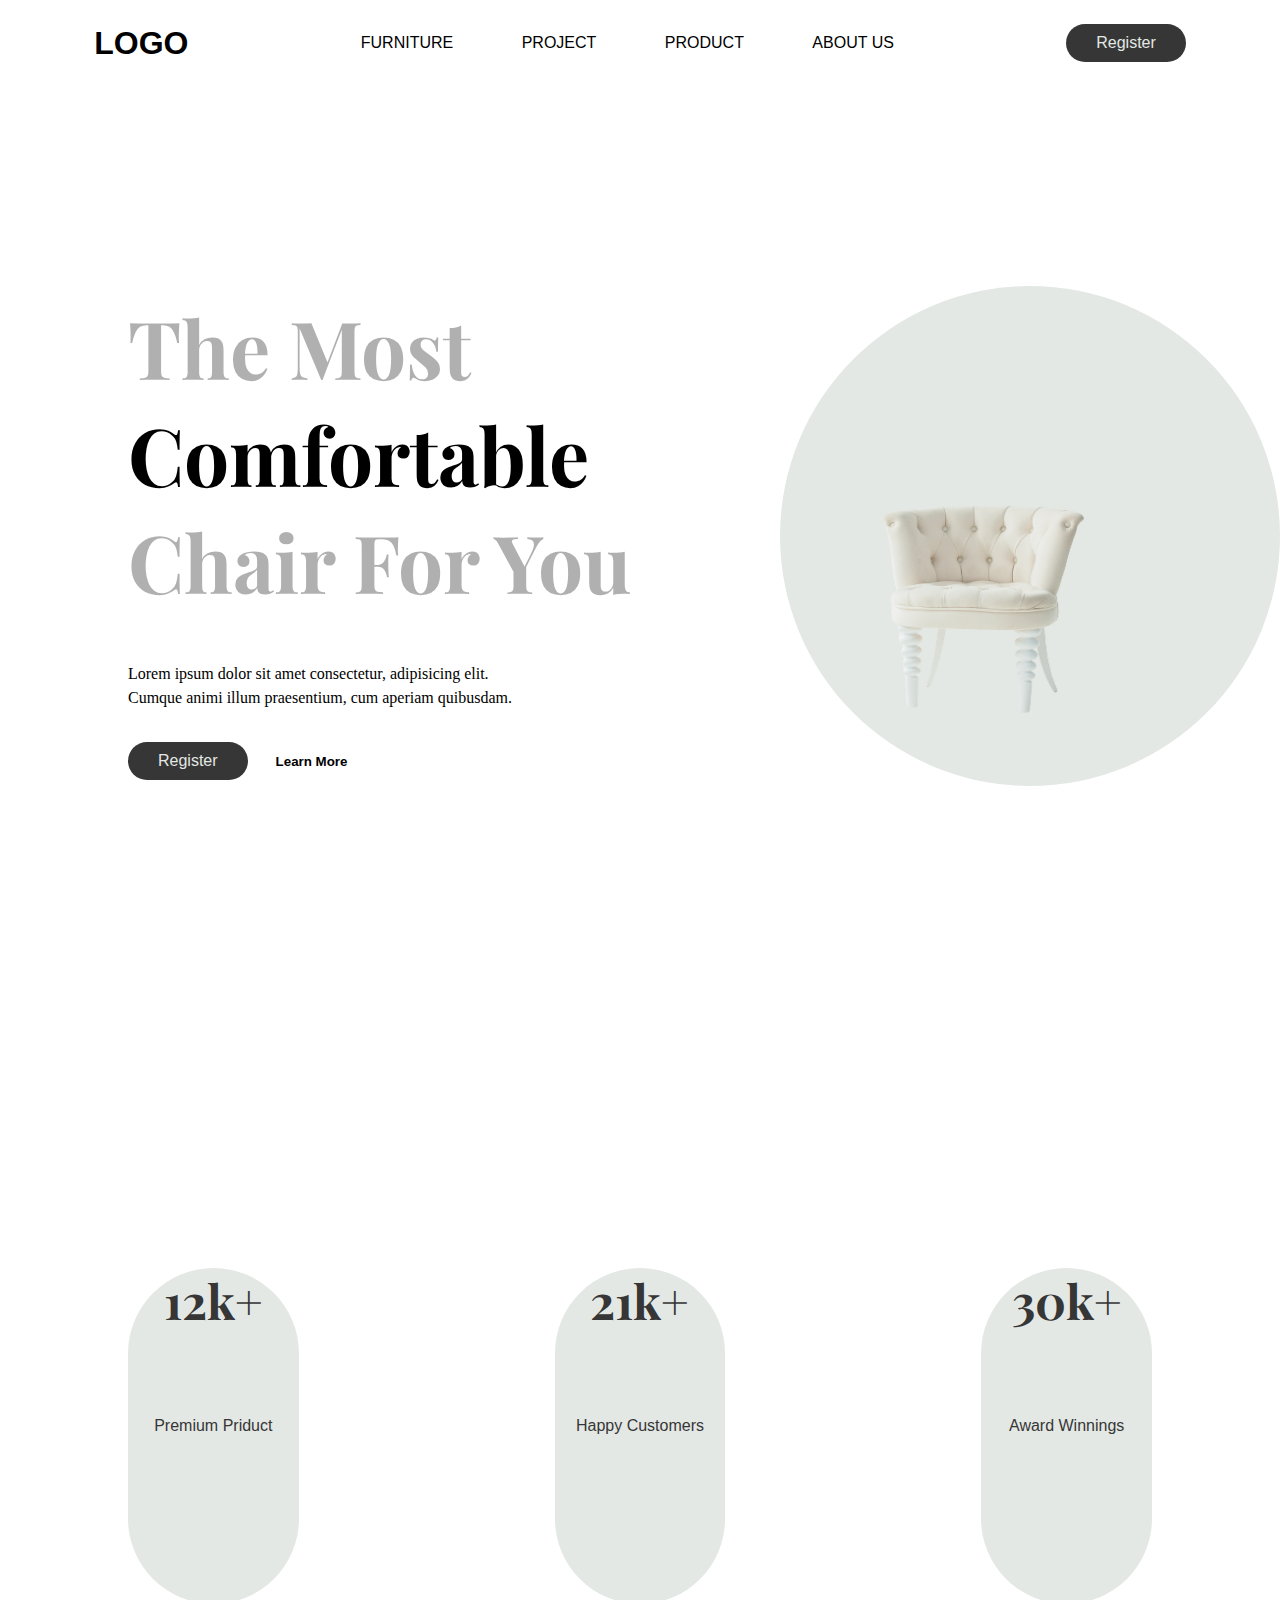
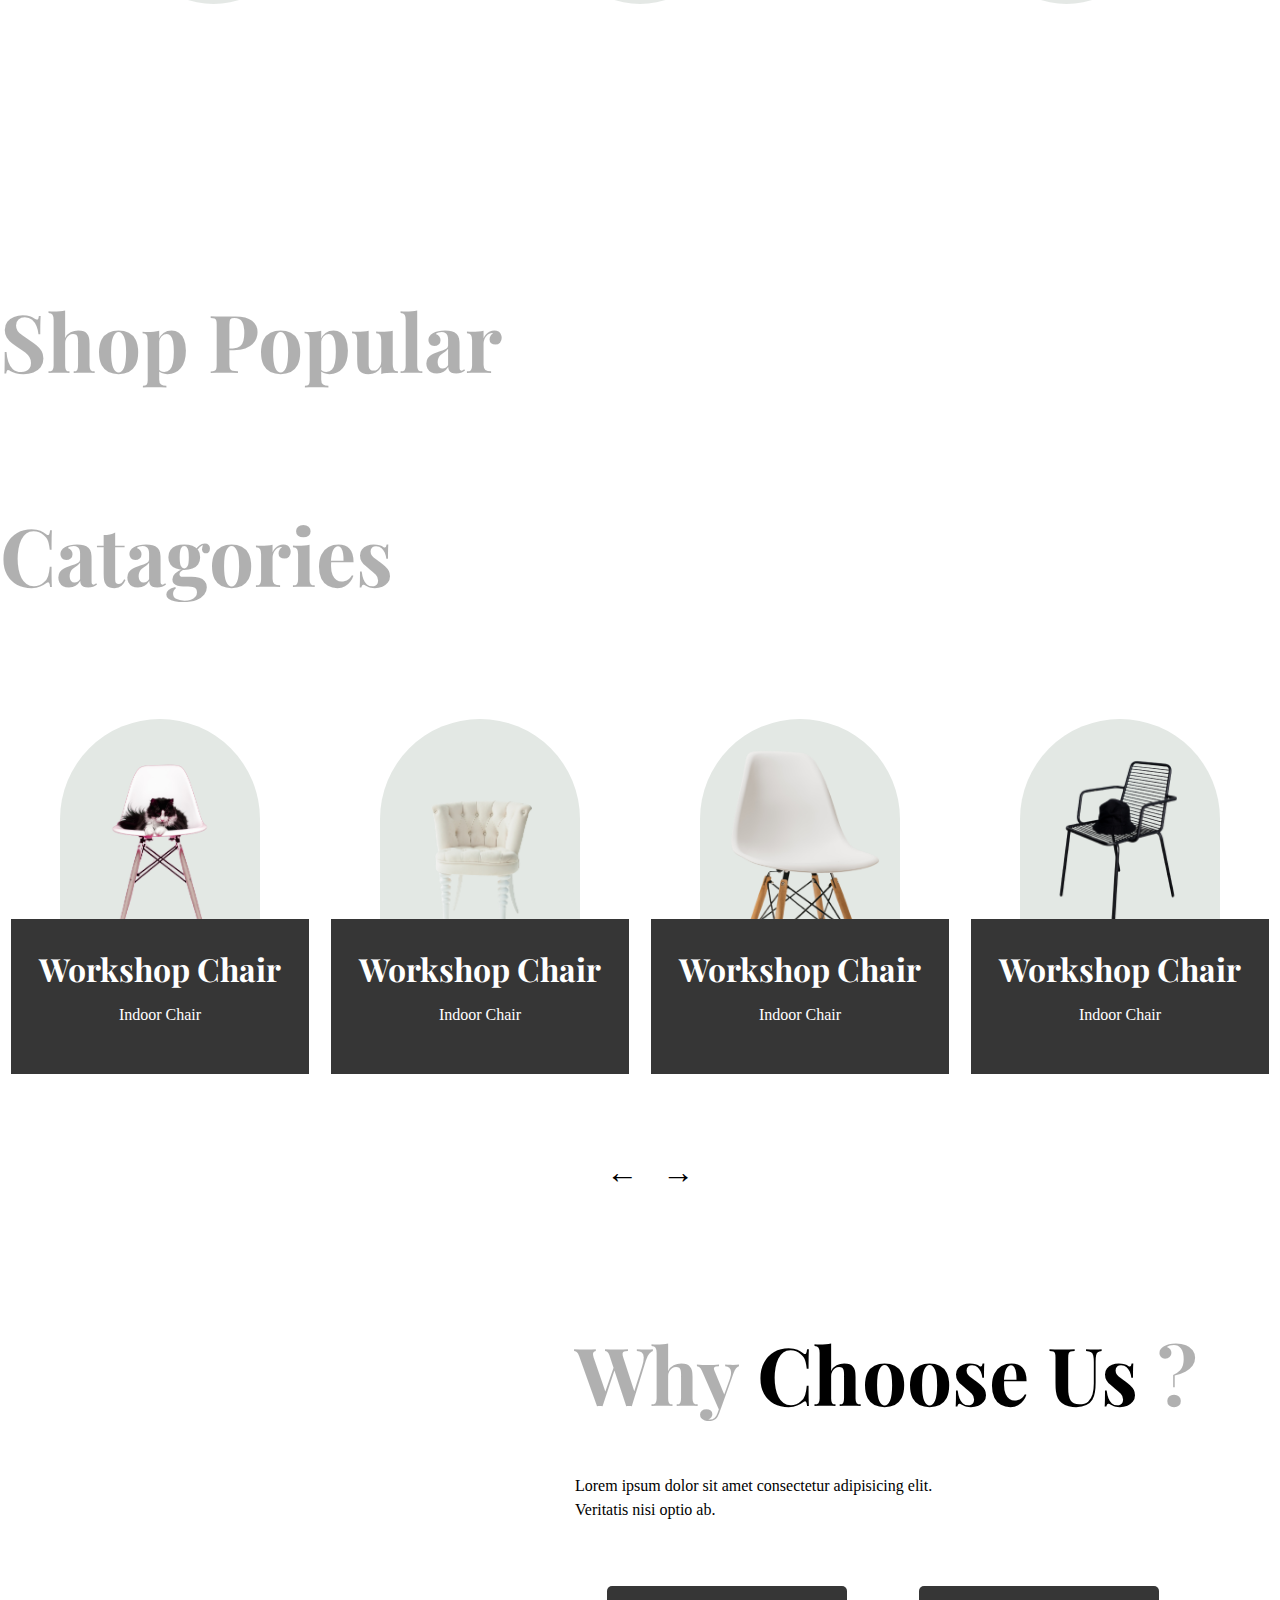
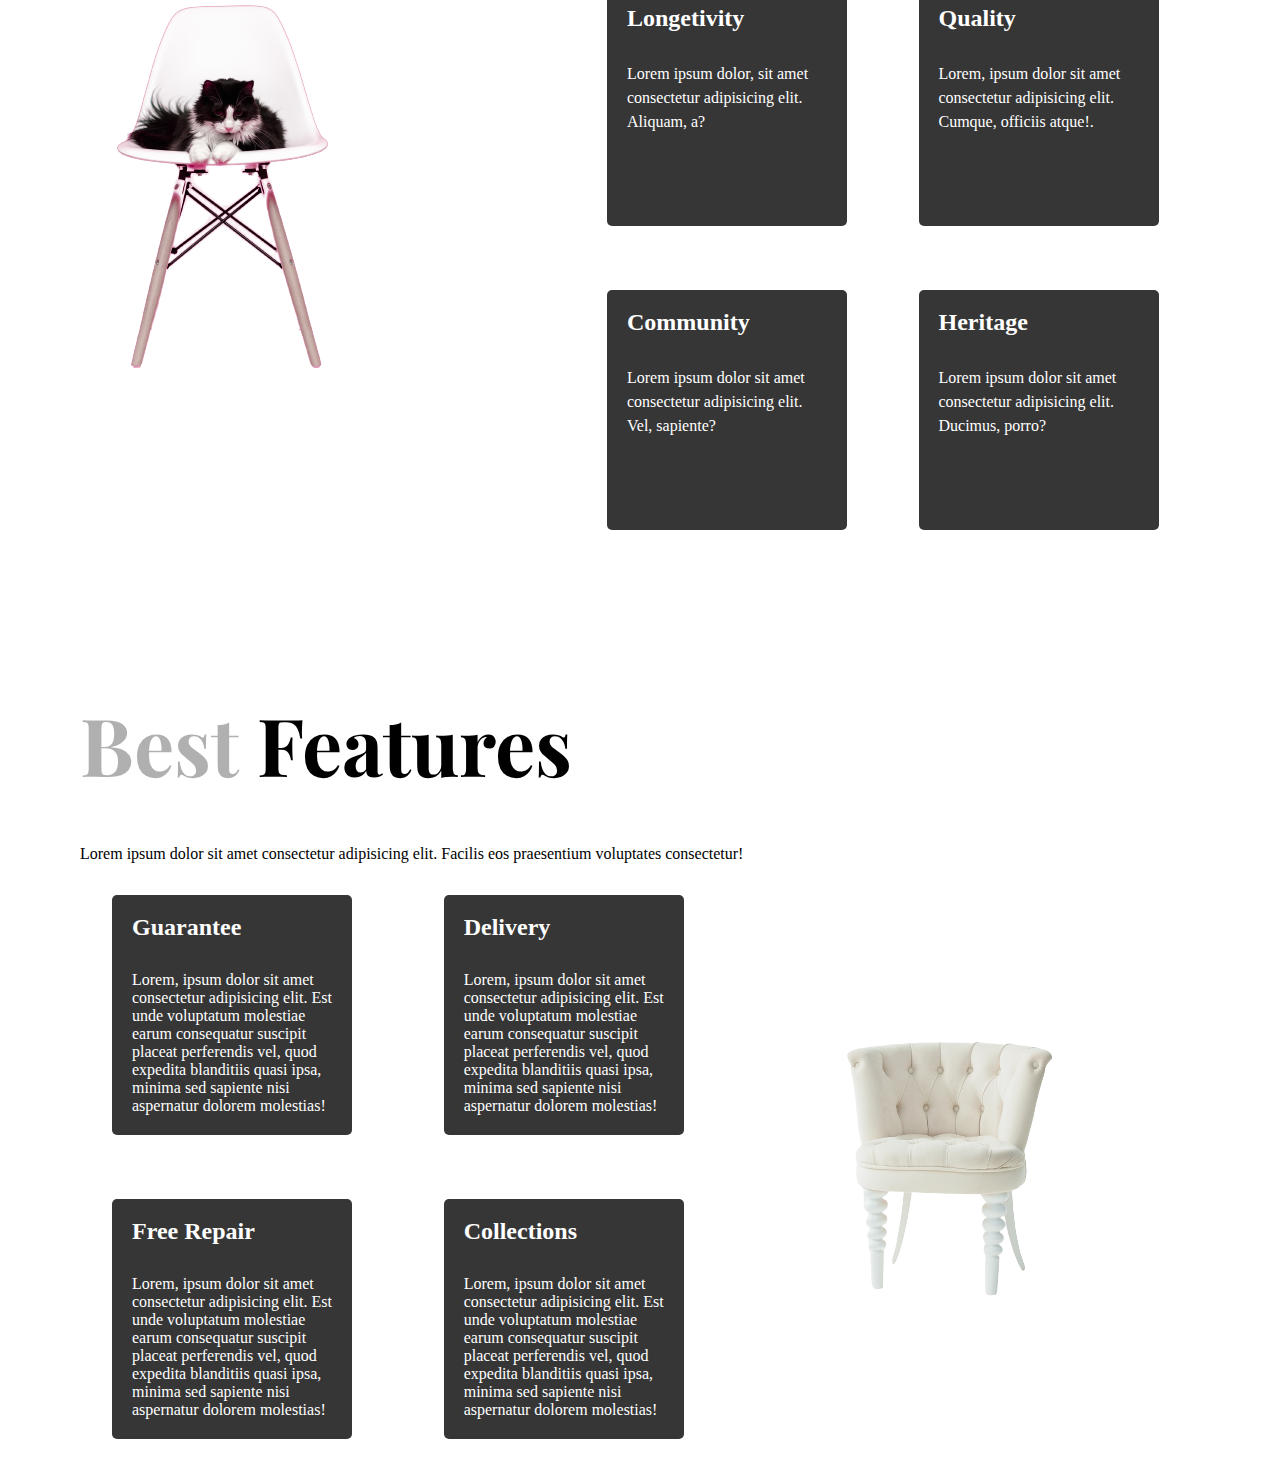
<file: CODESOFT/Task2 landing_page/index.html>
<!DOCTYPE html>
<html lang="en">
<head>
    <meta charset="UTF-8">
    <meta name="viewport" content="width=device-width, initial-scale=1.0">
    <title>Document</title>
    <!-- linking style sheet -->
     <link rel="stylesheet" href="style.css">
</head>
<body>
    <!-- NAV START -->
     <nav>
        <!-- --logo div-- -->
        <div class="logo">
            <h1>LOGO</h1>
        </div>
        <!-- --logo div end --- -->
        <!-- nav items -->
        <ul class="">
            <li><a href="">FURNITURE</a></li>
            <li><a href="">PROJECT</a></li>
            <li><a href="">PRODUCT</a></li>
            <li><a href="">ABOUT US</a></li>
        </ul>
        <button class="btn-fill">Register</button>
        <!-- -nav items end  -->
     </nav>
     <!-- NAV END -->

        <!-- header section  -->
         <header>
            <div class="content-container">
                <h1 class="main-heading">
                    The Most <br>
                    <span>Comfortable</span><br>
                    Chair For You
                </h1>
                <p class="primary-heading">
                    Lorem ipsum dolor sit amet consectetur, adipisicing elit. Cumque animi illum praesentium, cum aperiam quibusdam.
                </p>
                <div class="btns-container">
                    <button class="btn-fill">Register</button>
                    <button class="btn-outline">Learn More</button>
                </div>
            </div>
                <!-- -img-container -->
                 <div class="img-container">
                    <img src="images/daniil-silantev-1P6AnKDw6S8-unsplash-removebg-preview.png" alt="">
                 </div>
            </div>
         </header>
         <!-- Header section end  -->

         <!-- popularity section start  -->
          <section class="popularity">
            <div class="popularity-one">
                <h1>12k+</h1>
                <p>Premium Priduct</p>
            </div>
            <div class="popularity-two">
                <h1>21k+</h1>
                <p>Happy Customers</p>
            </div>
            <div class="popularity-three">
                <h1>30k+</h1>
                <p>Award Winnings</p>
            </div>
          </section>
          
         <!-- popularity section end   -->

         <!-- product section start  -->
          <section class="products-container">
            <h1 class="products-heading main-heading">Shop Popular <BR></BR> Catagories</h1>
            <!-- products div -->
             <div class="products">
                <!-- 1st produc  -->
                <div class="product">
                    <div class="img-layer">
                        <div class="img-one img"></div>
                    </div>
                    <div class="product-content">
                        <h1 class="product-name">Workshop Chair</h1>
                        <p class="product-quality">Indoor Chair</p>
                    </div>
                </div>
                <!-- 1st prdt end  -->

                <!-- 2nd product  -->
                <div class="product">
                    <div class="img-layer">
                        <div class=" img img-two"></div>
                    </div>
                    <div class="product-content">
                        <h1 class="product-name">Workshop Chair</h1>
                        <p class="product-quality">Indoor Chair</p>
                    </div>
                </div>
                <!-- 2nd prdt end  -->

                <!-- 3rd product  -->
                <div class="product">
                    <div class="img-layer">
                        <div class=" img img-three"></div>
                    </div>
                    <div class="product-content">
                        <h1 class="product-name">Workshop Chair</h1>
                        <p class="product-quality">Indoor Chair</p>
                    </div>
                </div>
                <!-- 3rd prdt end  -->

                <!-- 4th product  -->
                <div class="product">
                    <div class="img-layer">
                        <div class=" img img-four"></div>
                    </div>
                    <div class="product-content">
                        <h1 class="product-name">Workshop Chair</h1>
                        <p class="product-quality">Indoor Chair</p>
                    </div>
                </div>
                <!-- 4th product end  -->

             </div>
             <!-- product section ended -->
              <!-- btn-container-div  -->
               <div class="btn-container">
                <button>&#x2190</button>
                <button>&rarr;</button>
               </div>

          </section>
          <!-- products section ended  -->
           <!-- Why us section start  -->
            <section class="why-us">
                <div class="image-container">
                    <div class="img-layer">
                        <img src="images/scott-webb-eD853mTbBA0-unsplash-removebg-preview.png" alt="">
                    </div>
                </div>
                <div class="content-container">
                    <h1 class="main-heading">Why <span>Choose Us</span> ?</h1>
                    <p class="primary-heading">Lorem ipsum dolor sit amet consectetur adipisicing elit. Veritatis nisi optio ab.</p>
                    <!-- cards div  -->
                     <div class="cards">
                        <div class="first-card">
                            <h2 class="primary-heading">Longetivity</h2>
                            <p class="primary-heading">Lorem ipsum dolor, sit amet consectetur adipisicing elit. Aliquam, a?</p>
                        </div>

                        <div class="first-card">
                            <h2 class="primary-heading">Quality</h2>
                            <p class="primary-heading">Lorem, ipsum dolor sit amet consectetur adipisicing elit. Cumque, officiis atque!.</p>
                        </div>

                        <div class="first-card">
                            <h2 class="primary-heading">Community</h2>
                            <p class="primary-heading">Lorem ipsum dolor sit amet consectetur adipisicing elit. Vel, sapiente?</p>
                        </div>

                        <div class="first-card">
                            <h2 class="primary-heading">Heritage</h2>
                            <p class="primary-heading">Lorem ipsum dolor sit amet consectetur adipisicing elit. Ducimus, porro?</p>
                        </div>
                     </div>
                </div>

            </section>
            <!-- why us section ended  -->

            <!-- features section start  -->
             <section class="features">
                <div class="left-section">
                    <h1 class="main-heading">Best <span>Features</span></h1>
                    <p>Lorem ipsum dolor sit amet consectetur adipisicing elit. Facilis eos praesentium voluptates consectetur!</p>
                    <div class="cards">
                        <div class="first-card">
                            <h2 class="primary-heading">Guarantee</h2>
                            <p > Lorem, ipsum dolor sit amet consectetur adipisicing elit. Est unde voluptatum molestiae earum consequatur suscipit placeat perferendis vel, quod expedita blanditiis quasi ipsa, minima sed sapiente nisi aspernatur dolorem molestias!</p>

                        </div>

                        <div class="first-card">
                            <h2 class="primary-heading">Delivery</h2>
                            <p > Lorem, ipsum dolor sit amet consectetur adipisicing elit. Est unde voluptatum molestiae earum consequatur suscipit placeat perferendis vel, quod expedita blanditiis quasi ipsa, minima sed sapiente nisi aspernatur dolorem molestias!</p>

                        </div>

                        <div class="first-card">
                            <h2 class="primary-heading">Free Repair</h2>
                            <p > Lorem, ipsum dolor sit amet consectetur adipisicing elit. Est unde voluptatum molestiae earum consequatur suscipit placeat perferendis vel, quod expedita blanditiis quasi ipsa, minima sed sapiente nisi aspernatur dolorem molestias!</p>

                        </div>

                        <div class="first-card">
                            <h2 class="primary-heading">Collections</h2>
                            <p > Lorem, ipsum dolor sit amet consectetur adipisicing elit. Est unde voluptatum molestiae earum consequatur suscipit placeat perferendis vel, quod expedita blanditiis quasi ipsa, minima sed sapiente nisi aspernatur dolorem molestias!</p>

                        </div>
                    </div>
                </div>

                <!-- righr -img-sectiom  -->
                 <div class="right-section">
                    <div class="image -container">
                        <div class="img-layer">
                            <img src="images/daniil-silantev-1P6AnKDw6S8-unsplash-removebg-preview.png" alt="">
                        </div>

                    </div>
                 </div>
             </section>

</body>
</html>
</file>
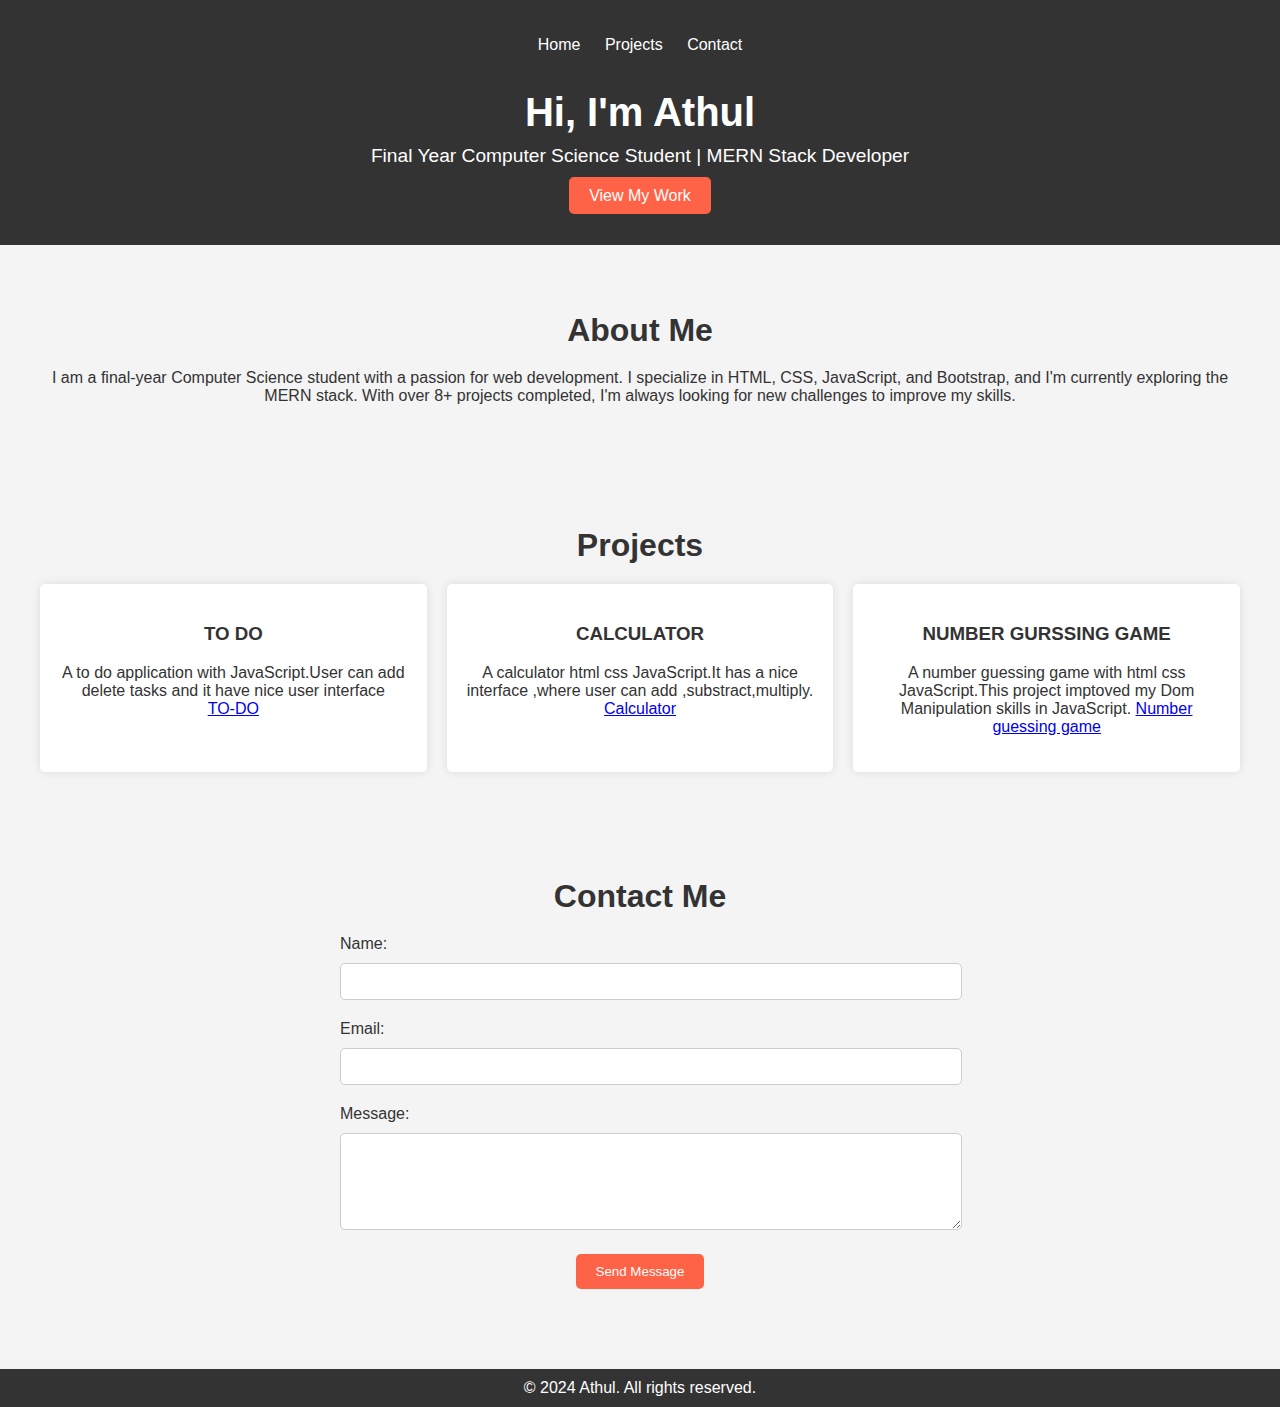
<file: CODESOFT/TASK_1 PORTFOLIO/index.html>
<!DOCTYPE html>
<html lang="en">
<head>
    <meta charset="UTF-8">
    <meta name="viewport" content="width=device-width, initial-scale=1.0">
    <title>Athul's Portfolio</title>
    <link rel="stylesheet" href="style.css">
</head>
<body>
    <header>
        <nav>
            <ul>
                <li><a href="#">Home</a></li>
                <li><a href="#projects">Projects</a></li>
                <li><a href="#contact">Contact</a></li>
            </ul>
        </nav>
        <div class="header-content">
            <h1>Hi, I'm Athul</h1>
            <p>Final Year Computer Science Student | MERN Stack Developer</p>
            <a href="#projects" class="btn">View My Work</a>
        </div>
    </header>

    <section id="about">
        <h2>About Me</h2>
        <p>I am a final-year Computer Science student with a passion for web development. I specialize in HTML, CSS, JavaScript, and Bootstrap, and I'm currently exploring the MERN stack. With over 8+ projects completed, I'm always looking for new challenges to improve my skills.</p>
    </section>

    <section id="projects">
        <h2>Projects</h2>
        <div class="projects-grid">
            <!-- Add your projects here -->
            <div class="project">
                <h3>TO DO</h3>
                <p>A to do application with JavaScript.User can add delete tasks and it have nice user interface
                    <br> <a href="to-do-woad-nine.vercel.app">TO-DO</a> </p>
            </div>
            <div class="project">
                <h3>CALCULATOR</h3>
                <p>A calculator html css JavaScript.It has a nice interface ,where user can add ,substract,multiply.
                    <a href="calculator-red-six.vercel.app">Calculator </a>
                </p>
            </div>
            <div class="project">
                <h3>NUMBER GURSSING GAME </h3>
                <p>A number guessing game with html  css JavaScript.This project imptoved my Dom Manipulation skills in JavaScript. <a href="https://number-guessing-game-sand.vercel.app/">Number guessing game </a></p>
            </div>
            <!-- Repeat the above block for more projects -->
        </div>
    </section>

    <section id="contact">
        <h2>Contact Me</h2>
        <form action="submit_form.php" method="POST">
            <label for="name">Name:</label>
            <input type="text" id="name" name="name" required>

            <label for="email">Email:</label>
            <input type="email" id="email" name="email" required>

            <label for="message">Message:</label>
            <textarea id="message" name="message" rows="5" required></textarea>

            <button type="submit" class="btn">Send Message</button>
        </form>
    </section>

    <footer>
        <p>&copy; 2024 Athul. All rights reserved.</p>
    </footer>
</body>
</html>
</file>
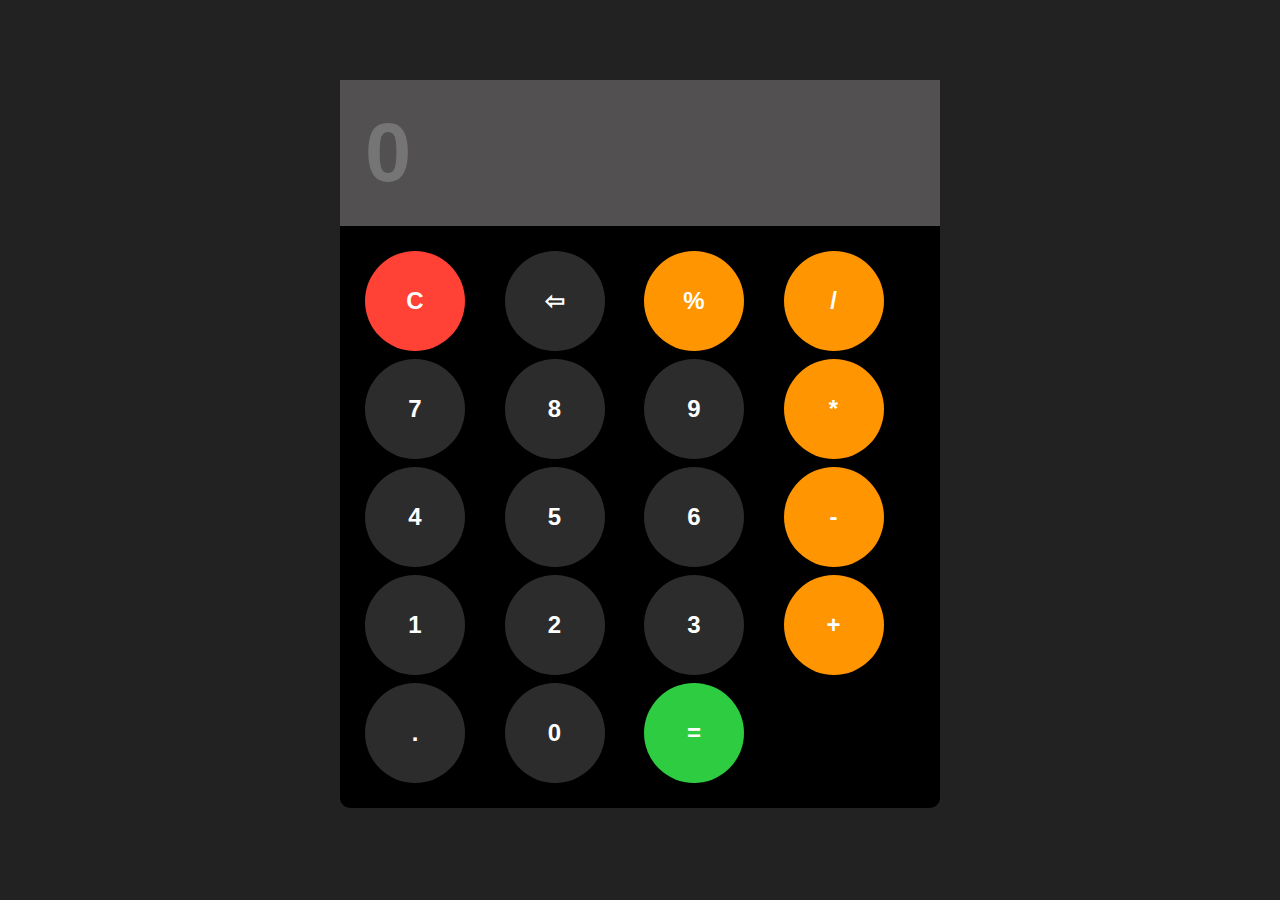
<file: CODESOFT/TASK_3_CALCULATOR/index.html>
<!DOCTYPE html>
<html lang="en">
<head>
    <link rel="stylesheet" href="style.css">
    <meta charset="UTF-8">
    <meta name="viewport" content="width=device-width, initial-scale=1.0">
    <title>Document</title>
</head>
<body>
    <div class="calculator">
        <input type="text"  placeholder="0" id="output-screen" readonly>
        <div class="buttons">
            <button class="button clear-button" onclick="clearScreen()" >C</button>
            <button class="button back-button" onclick="back()">&#8678;   </button>
            <button class="operator button"  onclick="displayToOutput('%')">%</button>
            <button class="operator button " onclick="displayToOutput('/')">/</button>

            <button class="button" onclick="displayToOutput('7')">7</button>
            <button class="button" onclick="displayToOutput('8')">8</button>
            <button class="button" onclick="displayToOutput('9')">9</button>
            <button class="operator" onclick="displayToOutput('*')">*</button>

            <button class="button" onclick="displayToOutput('4')">4</button>
            <button class="button" onclick="displayToOutput('5')">5</button>
            <button class="button" onclick="displayToOutput('6')">6</button>
            <button class="operator" onclick="displayToOutput('-')">-</button>

            <button class="button" onclick="displayToOutput('1')">1</button>
            <button class="button" onclick="displayToOutput('2')">2</button>
            <button class="button" onclick="displayToOutput('3')">3</button>
            <button class="operator button" onclick="displayToOutput('+')">+</button>
            <button class="button" onclick="displayToOutput('.')">.</button>
            <button class="button" onclick="displayToOutput('0')">0</button>
            <button class="button equals-button" onclick="calculate('=')" >=</button>
    
        </div>
            
    
    </div>
    
</body>
<script src="script.js"></script>
</html>
</file>
<file: CODESOFT/TASK_1 PORTFOLIO/style.css>
/* General Styles */
body {
    font-family: Arial, sans-serif;
    margin: 0;
    padding: 0;
    background-color: #f4f4f4;
    color: #333;
}

header {
    background-color: #333;
    color: #fff;
    padding: 20px 0;
    text-align: center;
}

nav ul {
    list-style: none;
    padding: 0;
}

nav ul li {
    display: inline;
    margin: 0 10px;
}

nav ul li a {
    color: #fff;
    text-decoration: none;
}

.header-content {
    padding: 20px;
}

.header-content h1 {
    margin: 0;
    font-size: 2.5rem;
}

.header-content p {
    margin: 10px 0 20px;
    font-size: 1.2rem;
}

.btn {
    background-color: #ff6347;
    color: #fff;
    padding: 10px 20px;
    text-decoration: none;
    border-radius: 5px;
}

#about, #projects, #contact {
    padding: 40px;
    text-align: center;
}

h2 {
    margin-bottom: 20px;
    font-size: 2rem;
}

.projects-grid {
    display: grid;
    grid-template-columns: repeat(auto-fit, minmax(300px, 1fr));
    gap: 20px;
}

.project {
    background-color: #fff;
    padding: 20px;
    border-radius: 5px;
    box-shadow: 0 0 10px rgba(0, 0, 0, 0.1);
}

footer {
    background-color: #333;
    color: #fff;
    text-align: center;
    padding: 10px 0;
    margin-top: 40px;
}

footer p {
    margin: 0;
}

form {
    max-width: 600px;
    margin: 0 auto;
}

form label {
    display: block;
    margin-bottom: 10px;
    text-align: left;
}

form input, form textarea {
    width: 100%;
    padding: 10px;
    margin-bottom: 20px;
    border: 1px solid #ccc;
    border-radius: 5px;
}

form button {
    background-color: #ff6347;
    color: #fff;
    padding: 10px 20px;
    border: none;
    border-radius: 5px;
    cursor: pointer;
}

form button:hover {
    background-color: #ff4500;
}
</file>
<file: CODESOFT/TASK_3_CALCULATOR/style.css>
*{
    margin: 0;
    padding: 0;
    box-sizing: border-box;
}
body{
    display: flex;
    justify-content: center;
    align-items: center;
    margin-top: 5rem;
    background-color:#222
}


/* button styling */
button{
    width: 100px;
    height: 100px;
    border-radius: 50px;
    border: none;
    color: #fff;
    background-color: #2C2C2C;
    font-weight: bold;
    font-size: 1.5rem;
    cursor: pointer;
}


.buttons{
    display: grid;
    grid-template-columns: 1fr 1fr 1fr 1fr;
    gap: 8px;
    padding: 25px;

}

/* clear button styles */
.clear-button{
    background-color: #FF4136;
}


/* equals button styles */
.equals-button{
    background-color: #2ECC40;
}


/* container */
.calculator{
    font-family: sans-serif;
    background-color: black;
    border-radius: 10px;
    max-width: 600px;

}


/* output styling */

#output-screen{
    width: 100%;
    padding: 25px;
    font-size: 5.2rem;
    font-weight: bold;
    text-align: left;
    border: none;
    background-color: rgb(82, 80, 80);
    color:#ffffff;
    
}

/* operator styling */
 .operator{
    background-color:#FF9500;
 }

.operator:hover{
    background-color:#E07E00;
}
</file>
<file: CODESOFT/Task2 landing_page/style.css>
/* fonts link  */
@import url("https://fonts.googleapis.com/css2?family=Playfair+Display&display=swap");
/* Resets style  */
*{
    margin: 0;
    padding: 0;
    box-sizing: inherit;
}
:root{
    --main-color:#e3e8e4;
    --primary-color:#363636;
    --main-font:"Playfair Display",serif;

}
/* nav section  */
nav{
    display: flex;
    align-items: center;
    justify-content:space-around;
    text-align: center;
    font-family: sans-serif;
    padding: 1.5rem
}
ul>li{
   display: inline;
   list-style: none;

}
ul>li>a{
    text-decoration: none;
    margin: 2rem;
    color: #000;
}
ul>li>a:hover{
    border-bottom: 2.5px solid var(--primary-color);
}
.btn-fill{
    padding :10px 30px;
    background-color: var(--primary-color);
    border: none;
    border-radius: 100px;
    color: var(--main-color);
    font-size: 1rem;
}
   /* nav end  */
          /* Header section  */
.btn-outline{
    background: transparent;
    border: none;
    margin-left: 1.5rem;
    font-weight: bold;
    cursor: pointer;
}          
header{
    height: 100vh;
    display: flex;
    flex-wrap: wrap;
    justify-content: space-between;
    align-items: center;
}
.content-container{
    margin-left: 8rem;
    

}
.main-heading{
    font-size: 5rem;
    font-family: var(--main-font);
    color: #0000004f;
    margin-bottom: 3rem;
    font-weight: bold;
}
.main-heading>span{
    color: #000;
}
.primary-heading{
    max-width:400px;
    line-height: 1.5rem;
    margin-bottom: 2rem;
}
.img-container{
    width: 500px;
    height: 500px;
    background-color: var(--main-color);
    border-radius: 100%;
}
.img-container>img{
    width: 400px;
    height: 500px;
    margin-bottom: 50px;
}
/* header end  */


/* popularity section start  */
.popularity{
    display: flex;
    align-items: center;
    justify-content: flex-end;
    height: 100vh;
    
}
.popularity>div{
    margin: 8rem;
    background-color:#e3e8e4fa;
    text-align: center;
    height: 21rem;
    width: 21rem;
    border-radius: 100px;
}
.popularity>div>h1{
    font-size: 3rem;
    text-align: center;
    color: #363636;
    font-family: var(--main-font);
    margin-bottom: 50%;

}
.popularity>div>p{
    color: #363636;
    font-family: sans-serif;
    margin-bottom: 50%;
}
/* popularity section ended*/

/* products */
/* .products-heading{
    width: 100vw;
    height : 100vh;
    background-color: aqua;
} */
 .products{
    display: flex;
    align-items: center;
    justify-content:space-around;
    flex-wrap: wrap;
 }
 .product{
    display: flex;
    flex-direction: column;
    align-items: center;
    justify-content: center;
    margin-top: 4rem;
    transition: transform 8s ease-out;
    transition: background-color 38 ease-in;
 }
 .product>.img-layer:hover{
   transform: scale(1.2);
   
 }
 .product>.img-layer{
    background:var(--main-color);
    border-top-left-radius: 200px;
    border-top-right-radius: 200px;
 }
 .product>.img-layer>.img{
    width: 200px;
    height: 200px;
 }
 .img-one{
    background: url(images/scott-webb-eD853mTbBA0-unsplash-removebg-preview.png);
    background-size: cover;
    background-position: center;
 }
 .img-two{
    background: url(images/daniil-silantev-1P6AnKDw6S8-unsplash-removebg-preview.png);
    background-size: cover;
    background-position: center;
 }
 .img-three{
    background: url(images/bruno-emmanuelle--MUoHL1XULM-unsplash-removebg-preview.png);
    background-size: cover;
    background-position: center;
 }
 .img-four{
    background: url(images/pexels-ron-lach-8346055-removebg-preview.png);
    background-size: cover;
    background-position: center;
 }
 .product>.img:hover{
    scale:1;
    
 }
 .product-content{
    padding: 28px;
    background-color: var(--primary-color);
    color: #fff;
    padding-bottom: 50px;
    text-align: center;

 }
 .product-content:hover{
   background-color: #fff;
   color: #000;
   border: 2px solid #000;

 }
 .product-name{
    font-family: var(--main-font);
    margin-bottom: 1rem;
 }
 .btn-container{
    text-align: center;
 }
 .btn-container>button{
    border: none;
    background: transparent;
    font-size: 2rem;
    cursor: pointer;
    margin: 0 auto;
    margin-top:2rem;
    margin-left: 20px;
    margin-top: 5rem;
    
 }
 /* product section ended */

 /* why us section  */
 img-container{
    border: 2px solid red;
    height: 100px;
    width: 100px;
 }
 .why-us>.image-container{
    margin-top: 8rem;
    
 }
 .why-us>.img-layer{
    
 }
 .cards{
    display: grid;
    flex-wrap: wrap;
    align-items: center;
    grid-template-columns: 2fr 2fr;
    justify-content: center;
    
 }
 .first-card{
    width: 200px;
    height: 200px;
    padding: 20px;
    margin-top: 40px;
    border-radius: 5px;
    background-color: var(--primary-color);
    color: #fff;
    margin: 2rem;
    transition: transform 1s ease;
 }
 .Why-us>.primary-heading{
    font-size: 5rem;
 }
 .why-us{
    display: flex;
    margin-top: 8rem;
 }
 .Why-us>.primary-heading{
    max-width: 100px;
    margin-top: 8rem;
 }
 .first-card:hover{
    transform: scale(1.2);
    background-color: var(--main-color);
    color: #000;

 }
  /* why us section endede  */


  /* features-section setart  */
  .features{
   display: flex;
   align-items: center;
   margin-left: 5rem;
   flex-wrap: wrap;
   margin-top: 8rem;
  }





  /* features-section-ended  */
  .right-section{
   display: flex;
   flex-wrap: wrap;
   /* margin-right: 8rem; */
   align-items: flex-end;
   justify-content: flex-end;
   position: relative;
  }
  /*


    MEDIA QUERIES
  */
  @media only screen and (max-width:900pxx){
   header{
      height: 120vh;
      text-align: center;
      justify-content: center;
      width: 120vh;
   }
   header>content-container{
      margin-bottom: 6rem;
      margin-top:  4rem;
   }
   header>a{
      display: inline;
      width: 120vh;
      height: 120vh;
   }
   .popularity{

      text-align: center;

   }
  }
  @media only screen max-width(600px )
{
   .primary-heading{
      width: 350px;

   }
   .img-container{
      width: 300px;
      height: 300px;
   }
}
</file>
